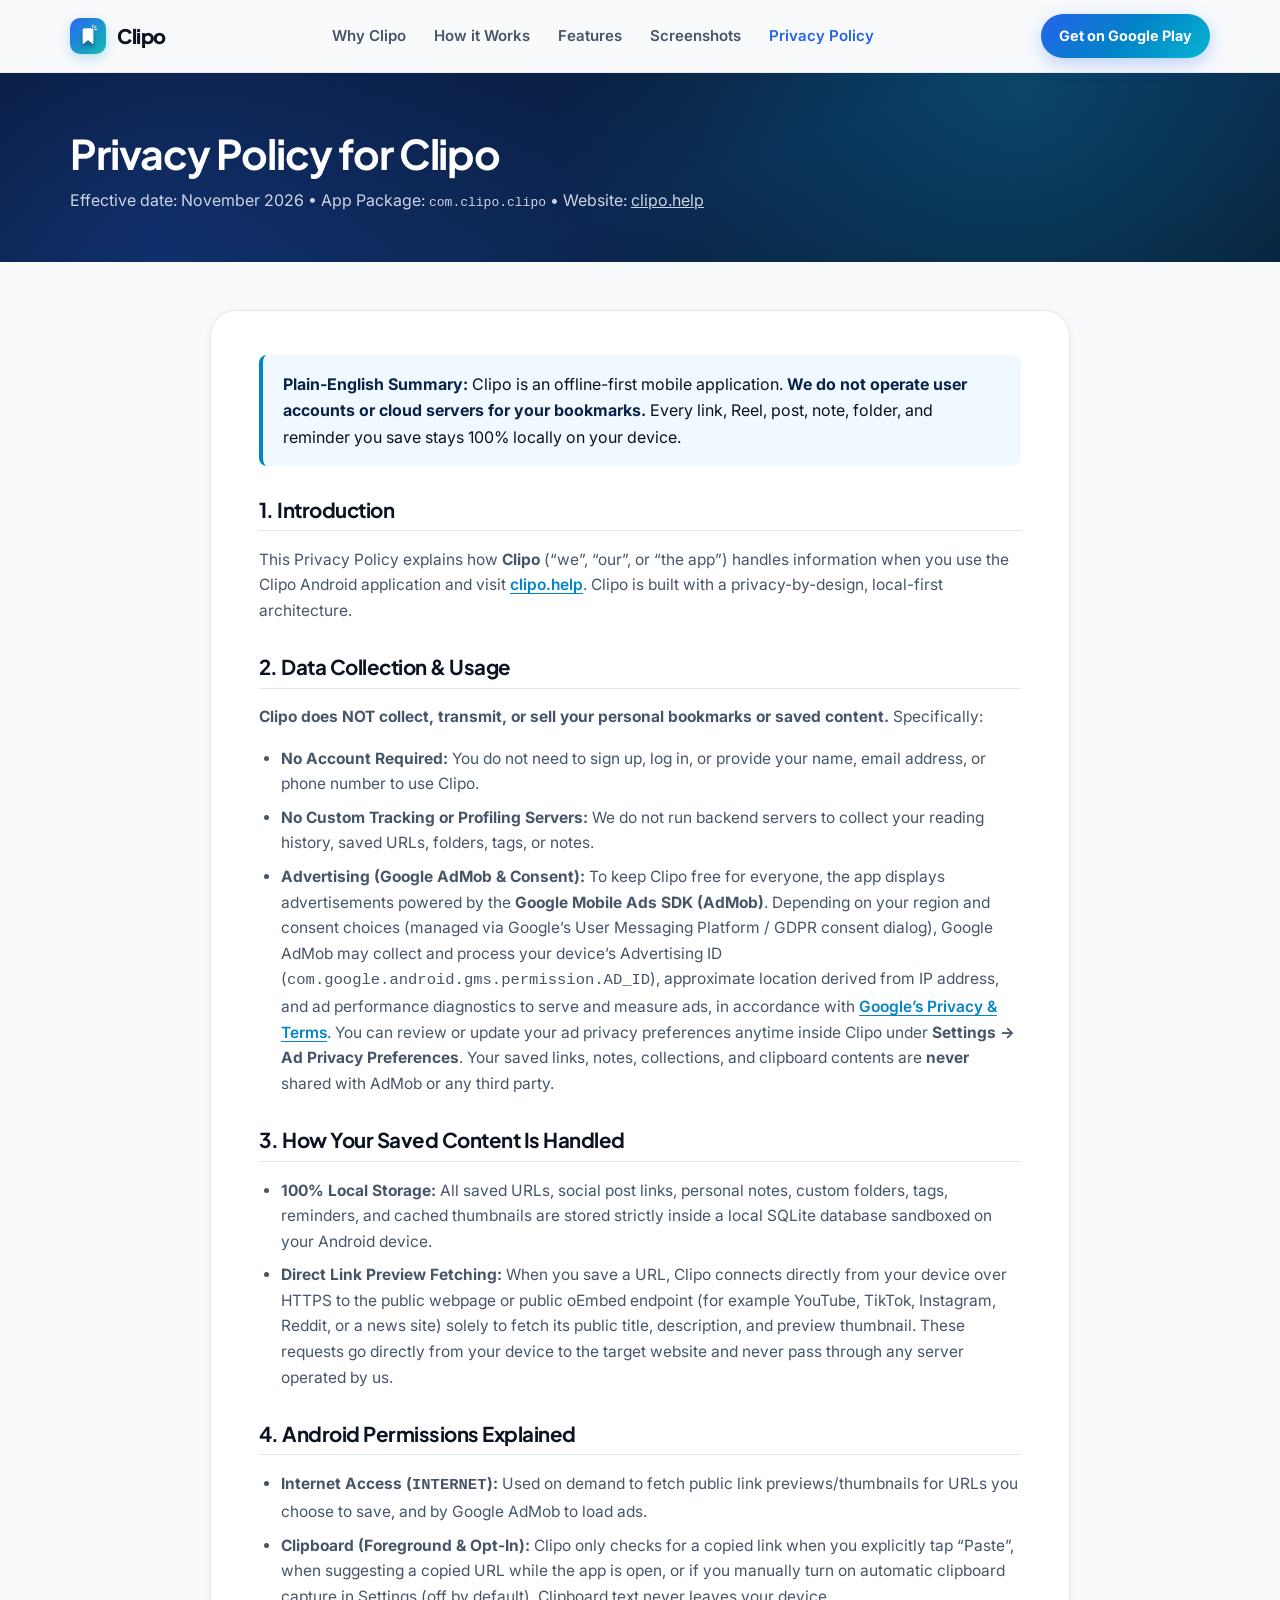
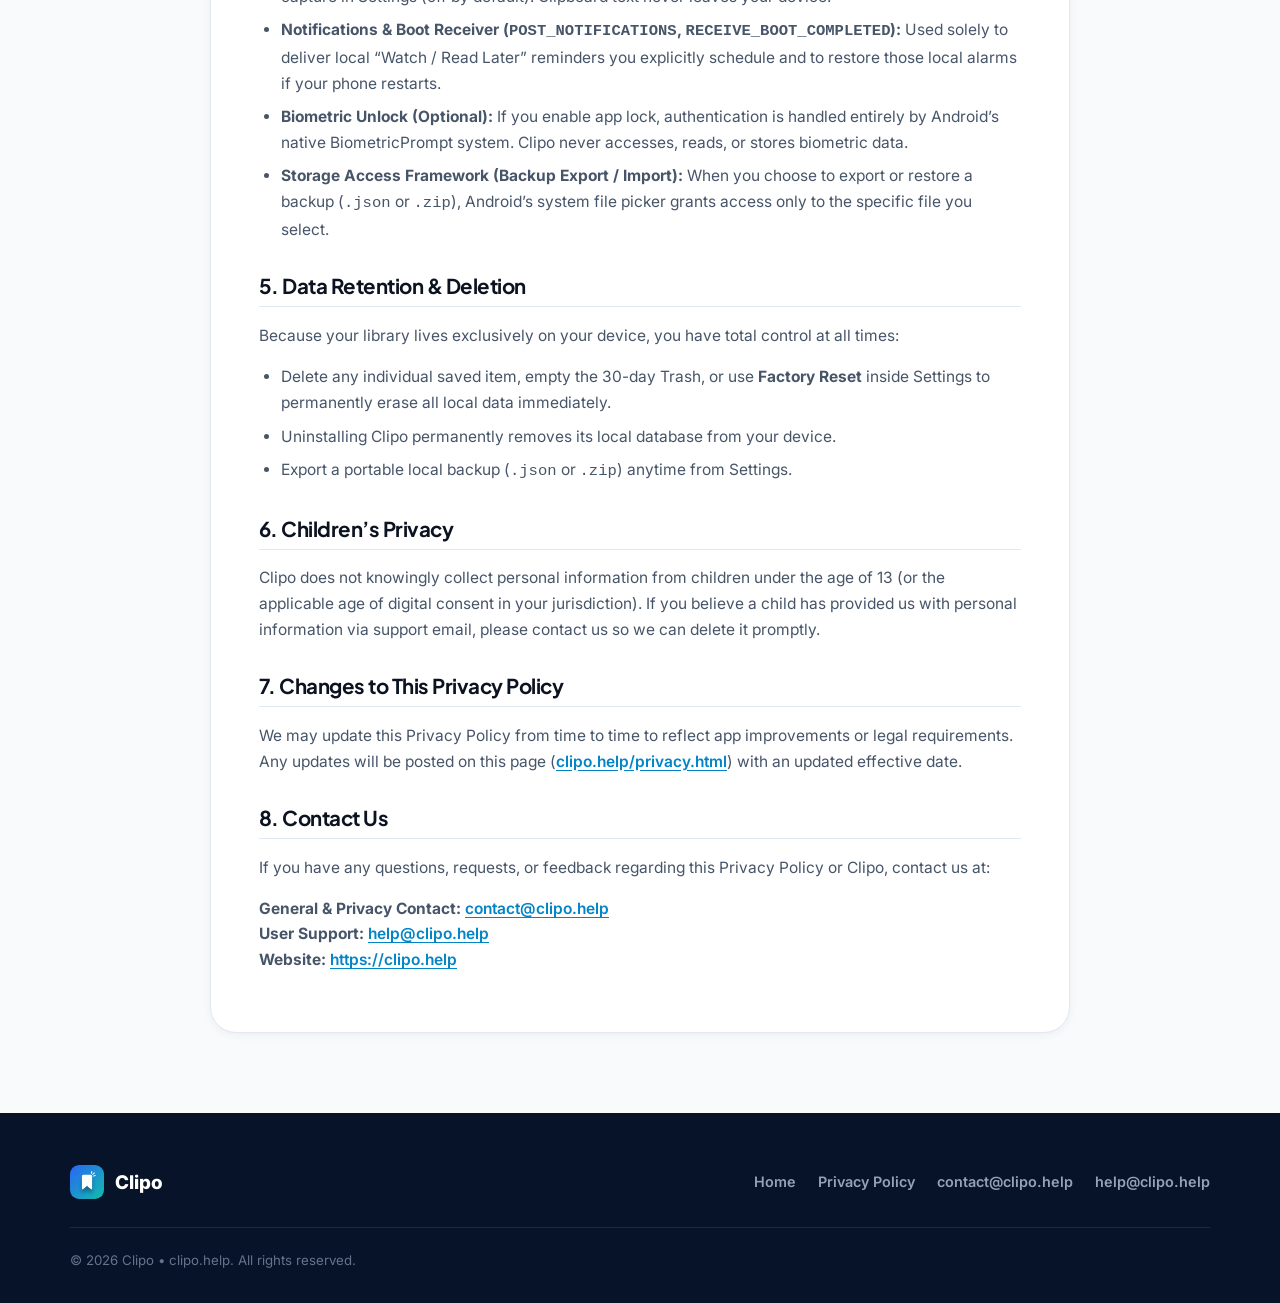
<file: privacy.html>
<!DOCTYPE html>
<html lang="en">
<head>
  <meta charset="UTF-8" />
  <meta name="viewport" content="width=device-width, initial-scale=1.0" />
  <title>Privacy Policy for Clipo — clipo.help</title>
  <meta name="description" content="Official Privacy Policy for Clipo (com.clipo.clipo). Offline-first bookmark &amp; Reel organizer with 100% local storage, no account required, and transparent Google AdMob disclosure." />
  <link rel="canonical" href="https://clipo.help/privacy.html" />
  <link rel="icon" type="image/png" href="assets/icon.png" />
  <link rel="apple-touch-icon" href="assets/icon.png" />
  <link rel="preconnect" href="https://fonts.googleapis.com" />
  <link rel="preconnect" href="https://fonts.gstatic.com" crossorigin />
  <link href="https://fonts.googleapis.com/css2?family=Inter:wght@400;500;600;700&family=Plus+Jakarta+Sans:wght@700;800&display=swap" rel="stylesheet" />
  <link rel="stylesheet" href="styles.css" />
</head>
<body>
  <header class="site-header">
    <div class="container nav-wrap">
      <a class="brand-link" href="./">
        <img src="assets/icon.png" alt="Clipo app icon" width="36" height="36" />
        <span class="brand-name">Clipo</span>
      </a>

      <nav class="nav-links" aria-label="Main navigation">
        <a href="./#moments">Why Clipo</a>
        <a href="./#how-it-works">How it Works</a>
        <a href="./#features">Features</a>
        <a href="./#screenshots">Screenshots</a>
        <a href="privacy.html" style="color: var(--brand-blue);">Privacy Policy</a>
      </nav>

      <a class="nav-cta nav-cta-desktop" href="https://play.google.com/store/apps/details?id=com.clipo.clipo&amp;pcampaignid=web_share" target="_blank" rel="noopener">
        Get on Google Play
      </a>
    </div>
  </header>

  <section class="doc-hero">
    <div class="container">
      <h1>Privacy Policy for Clipo</h1>
      <p>Effective date: November 2026 &bull; App Package: <code>com.clipo.clipo</code> &bull; Website: <a href="https://clipo.help" style="text-decoration: underline;">clipo.help</a></p>
    </div>
  </section>

  <main class="doc-main">
    <div class="container">
      <article class="doc-card">
        <div class="doc-highlight">
          <strong>Plain-English Summary:</strong> Clipo is an offline-first mobile application. <strong>We do not operate user accounts or cloud servers for your bookmarks.</strong> Every link, Reel, post, note, folder, and reminder you save stays 100% locally on your device.
        </div>

        <h2>1. Introduction</h2>
        <p>
          This Privacy Policy explains how <strong>Clipo</strong> (&ldquo;we&rdquo;, &ldquo;our&rdquo;, or &ldquo;the app&rdquo;) handles information when you use the Clipo Android application and visit <a href="https://clipo.help">clipo.help</a>. Clipo is built with a privacy-by-design, local-first architecture.
        </p>

        <h2>2. Data Collection &amp; Usage</h2>
        <p><strong>Clipo does NOT collect, transmit, or sell your personal bookmarks or saved content.</strong> Specifically:</p>
        <ul>
          <li><strong>No Account Required:</strong> You do not need to sign up, log in, or provide your name, email address, or phone number to use Clipo.</li>
          <li><strong>No Custom Tracking or Profiling Servers:</strong> We do not run backend servers to collect your reading history, saved URLs, folders, tags, or notes.</li>
          <li><strong>Advertising (Google AdMob &amp; Consent):</strong> To keep Clipo free for everyone, the app displays advertisements powered by the <strong>Google Mobile Ads SDK (AdMob)</strong>. Depending on your region and consent choices (managed via Google&rsquo;s User Messaging Platform / GDPR consent dialog), Google AdMob may collect and process your device&rsquo;s Advertising ID (<code>com.google.android.gms.permission.AD_ID</code>), approximate location derived from IP address, and ad performance diagnostics to serve and measure ads, in accordance with <a href="https://policies.google.com/technologies/ads" target="_blank" rel="noopener">Google&rsquo;s Privacy &amp; Terms</a>. You can review or update your ad privacy preferences anytime inside Clipo under <strong>Settings &rarr; Ad Privacy Preferences</strong>. Your saved links, notes, collections, and clipboard contents are <strong>never</strong> shared with AdMob or any third party.</li>
        </ul>

        <h2>3. How Your Saved Content Is Handled</h2>
        <ul>
          <li><strong>100% Local Storage:</strong> All saved URLs, social post links, personal notes, custom folders, tags, reminders, and cached thumbnails are stored strictly inside a local SQLite database sandboxed on your Android device.</li>
          <li><strong>Direct Link Preview Fetching:</strong> When you save a URL, Clipo connects directly from your device over HTTPS to the public webpage or public oEmbed endpoint (for example YouTube, TikTok, Instagram, Reddit, or a news site) solely to fetch its public title, description, and preview thumbnail. These requests go directly from your device to the target website and never pass through any server operated by us.</li>
        </ul>

        <h2>4. Android Permissions Explained</h2>
        <ul>
          <li><strong>Internet Access (<code>INTERNET</code>):</strong> Used on demand to fetch public link previews/thumbnails for URLs you choose to save, and by Google AdMob to load ads.</li>
          <li><strong>Clipboard (Foreground &amp; Opt-In):</strong> Clipo only checks for a copied link when you explicitly tap &ldquo;Paste&rdquo;, when suggesting a copied URL while the app is open, or if you manually turn on automatic clipboard capture in Settings (off by default). Clipboard text never leaves your device.</li>
          <li><strong>Notifications &amp; Boot Receiver (<code>POST_NOTIFICATIONS</code>, <code>RECEIVE_BOOT_COMPLETED</code>):</strong> Used solely to deliver local &ldquo;Watch / Read Later&rdquo; reminders you explicitly schedule and to restore those local alarms if your phone restarts.</li>
          <li><strong>Biometric Unlock (Optional):</strong> If you enable app lock, authentication is handled entirely by Android&rsquo;s native BiometricPrompt system. Clipo never accesses, reads, or stores biometric data.</li>
          <li><strong>Storage Access Framework (Backup Export / Import):</strong> When you choose to export or restore a backup (<code>.json</code> or <code>.zip</code>), Android&rsquo;s system file picker grants access only to the specific file you select.</li>
        </ul>

        <h2>5. Data Retention &amp; Deletion</h2>
        <p>Because your library lives exclusively on your device, you have total control at all times:</p>
        <ul>
          <li>Delete any individual saved item, empty the 30-day Trash, or use <strong>Factory Reset</strong> inside Settings to permanently erase all local data immediately.</li>
          <li>Uninstalling Clipo permanently removes its local database from your device.</li>
          <li>Export a portable local backup (<code>.json</code> or <code>.zip</code>) anytime from Settings.</li>
        </ul>

        <h2>6. Children&rsquo;s Privacy</h2>
        <p>
          Clipo does not knowingly collect personal information from children under the age of 13 (or the applicable age of digital consent in your jurisdiction). If you believe a child has provided us with personal information via support email, please contact us so we can delete it promptly.
        </p>

        <h2>7. Changes to This Privacy Policy</h2>
        <p>
          We may update this Privacy Policy from time to time to reflect app improvements or legal requirements. Any updates will be posted on this page (<a href="https://clipo.help/privacy.html">clipo.help/privacy.html</a>) with an updated effective date.
        </p>

        <h2>8. Contact Us</h2>
        <p>If you have any questions, requests, or feedback regarding this Privacy Policy or Clipo, contact us at:</p>
        <p>
          <strong>General &amp; Privacy Contact:</strong> <a href="mailto:contact@clipo.help">contact@clipo.help</a><br />
          <strong>User Support:</strong> <a href="mailto:help@clipo.help">help@clipo.help</a><br />
          <strong>Website:</strong> <a href="https://clipo.help">https://clipo.help</a>
        </p>
      </article>
    </div>
  </main>

  <footer class="site-footer">
    <div class="container">
      <div class="footer-top">
        <a class="footer-brand" href="./">
          <img src="assets/icon.png" alt="Clipo logo" width="34" height="34" />
          <span>Clipo</span>
        </a>
        <div class="footer-links">
          <a href="./">Home</a>
          <a href="privacy.html">Privacy Policy</a>
          <a href="mailto:contact@clipo.help">contact@clipo.help</a>
          <a href="mailto:help@clipo.help">help@clipo.help</a>
        </div>
      </div>
      <div class="footer-bottom">
        <span>&copy; 2026 Clipo &bull; clipo.help. All rights reserved.</span>
      </div>
    </div>
  </footer>
</body>
</html>
</file>
<file: styles.css>
:root {
  --bg: #f8fafc;
  --surface: #ffffff;
  --surface-alt: #f1f5f9;
  --ink: #0b1220;
  --ink-muted: #475569;
  --ink-soft: #64748b;
  --border: #e2e8f0;
  --brand-blue: #2563eb;
  --brand-azure: #0284c7;
  --brand-teal: #06b6d4;
  --brand-mint: #14b8a6;
  --navy-950: #061329;
  --navy-900: #0b2249;
  --navy-800: #112d5e;
  --radius-sm: 12px;
  --radius-md: 18px;
  --radius-lg: 26px;
  --shadow-sm: 0 2px 10px rgba(15, 23, 42, 0.05);
  --shadow-md: 0 12px 32px rgba(15, 23, 42, 0.08);
  --shadow-lg: 0 24px 60px rgba(6, 19, 41, 0.18);
  --gradient-brand: linear-gradient(135deg, #2563eb 0%, #0284c7 52%, #06b6d4 100%);
  --gradient-navy: radial-gradient(circle at 80% 10%, rgba(6, 182, 212, 0.24), transparent 45%),
                   radial-gradient(circle at 12% 85%, rgba(37, 99, 235, 0.26), transparent 48%),
                   linear-gradient(160deg, #061329 0%, #0b2249 55%, #081833 100%);
}

*,
*::before,
*::after {
  box-sizing: border-box;
}

html {
  scroll-behavior: smooth;
  -webkit-text-size-adjust: 100%;
}

body {
  margin: 0;
  font-family: "Inter", -apple-system, BlinkMacSystemFont, "Segoe UI", Roboto, Helvetica, Arial, sans-serif;
  color: var(--ink);
  background: var(--bg);
  line-height: 1.65;
  overflow-x: hidden;
}

h1, h2, h3, h4, .brand-name {
  font-family: "Plus Jakarta Sans", "Inter", -apple-system, BlinkMacSystemFont, "Segoe UI", sans-serif;
  letter-spacing: -0.025em;
  line-height: 1.18;
  margin-top: 0;
}

img {
  max-width: 100%;
  display: block;
}

a {
  color: inherit;
  text-decoration: none;
}

.container {
  width: min(1140px, 92%);
  margin: 0 auto;
}

/* Header */
.site-header {
  position: sticky;
  top: 0;
  z-index: 100;
  background: rgba(248, 250, 252, 0.84);
  backdrop-filter: blur(16px);
  -webkit-backdrop-filter: blur(16px);
  border-bottom: 1px solid rgba(226, 232, 240, 0.8);
}

.nav-wrap {
  display: flex;
  align-items: center;
  justify-content: space-between;
  gap: 20px;
  height: 72px;
}

.brand-link {
  display: inline-flex;
  align-items: center;
  gap: 11px;
  font-weight: 800;
  font-size: 1.25rem;
  color: var(--ink);
}

.brand-link img {
  width: 36px;
  height: 36px;
  border-radius: 10px;
  box-shadow: 0 4px 12px rgba(2, 132, 199, 0.25);
}

.nav-links {
  display: flex;
  align-items: center;
  gap: 28px;
  font-size: 0.94rem;
  font-weight: 600;
  color: var(--ink-muted);
}

.nav-links a {
  transition: color 0.18s ease;
}

.nav-links a:hover {
  color: var(--brand-blue);
}

.nav-cta {
  display: inline-flex;
  align-items: center;
  gap: 8px;
  background: var(--gradient-brand);
  color: #ffffff;
  font-weight: 700;
  font-size: 0.9rem;
  padding: 10px 18px;
  border-radius: 999px;
  box-shadow: 0 6px 18px rgba(37, 99, 235, 0.28);
  transition: transform 0.18s ease, box-shadow 0.18s ease;
}

.nav-cta:hover {
  transform: translateY(-1px);
  box-shadow: 0 10px 24px rgba(37, 99, 235, 0.34);
}

.menu-toggle {
  display: none;
  background: transparent;
  border: 1px solid var(--border);
  border-radius: 10px;
  width: 42px;
  height: 42px;
  align-items: center;
  justify-content: center;
  cursor: pointer;
  color: var(--ink);
}

/* Hero */
.hero {
  background: var(--gradient-navy);
  color: #ffffff;
  padding: 72px 0 88px;
  position: relative;
  overflow: hidden;
}

.hero-grid {
  display: grid;
  grid-template-columns: 1.12fr 0.88fr;
  gap: 48px;
  align-items: center;
}

.eyebrow {
  display: inline-flex;
  align-items: center;
  gap: 8px;
  background: rgba(255, 255, 255, 0.1);
  border: 1px solid rgba(255, 255, 255, 0.18);
  color: #bae6fd;
  padding: 6px 14px;
  border-radius: 999px;
  font-size: 0.84rem;
  font-weight: 600;
  margin-bottom: 20px;
}

.eyebrow-dot {
  width: 8px;
  height: 8px;
  border-radius: 999px;
  background: #2dd4bf;
  box-shadow: 0 0 10px #2dd4bf;
}

.hero h1 {
  font-size: clamp(2.25rem, 4.2vw, 3.45rem);
  font-weight: 800;
  margin-bottom: 20px;
  color: #ffffff;
}

.text-gradient {
  background: linear-gradient(95deg, #60a5fa 0%, #38bdf8 48%, #2dd4bf 100%);
  -webkit-background-clip: text;
  background-clip: text;
  color: transparent;
}

.hero-sub {
  font-size: 1.1rem;
  color: #cbd5e1;
  max-width: 560px;
  margin: 0 0 30px;
}

.hero-actions {
  display: flex;
  flex-wrap: wrap;
  align-items: center;
  gap: 14px;
  margin-bottom: 28px;
}

.btn-play {
  display: inline-flex;
  align-items: center;
  gap: 12px;
  background: #ffffff;
  color: var(--navy-950);
  padding: 12px 22px;
  border-radius: 14px;
  font-weight: 700;
  box-shadow: 0 12px 30px rgba(0, 0, 0, 0.25);
  transition: transform 0.18s ease, box-shadow 0.18s ease;
}

.btn-play:hover {
  transform: translateY(-2px);
  box-shadow: 0 16px 36px rgba(6, 182, 212, 0.28);
}

.btn-play-meta {
  display: flex;
  flex-direction: column;
  line-height: 1.15;
  text-align: left;
}

.btn-play-small {
  font-size: 0.7rem;
  text-transform: uppercase;
  letter-spacing: 0.06em;
  color: #475569;
  font-weight: 700;
}

.btn-play-big {
  font-size: 1.05rem;
  font-weight: 800;
}

.btn-secondary {
  display: inline-flex;
  align-items: center;
  gap: 8px;
  padding: 14px 20px;
  border-radius: 14px;
  border: 1px solid rgba(255, 255, 255, 0.22);
  background: rgba(255, 255, 255, 0.06);
  color: #f8fafc;
  font-weight: 600;
  font-size: 0.96rem;
  transition: background 0.18s ease, border-color 0.18s ease;
}

.btn-secondary:hover {
  background: rgba(255, 255, 255, 0.13);
  border-color: rgba(255, 255, 255, 0.36);
}

.hero-trust {
  display: flex;
  flex-wrap: wrap;
  gap: 18px;
  font-size: 0.88rem;
  color: #94a3b8;
}

.hero-trust span {
  display: inline-flex;
  align-items: center;
  gap: 7px;
}

.hero-trust svg {
  color: #2dd4bf;
  flex-shrink: 0;
}

.hero-visual {
  position: relative;
  display: flex;
  flex-direction: column;
  align-items: center;
  gap: 14px;
}

.hero-card-frame {
  position: relative;
  width: min(350px, 100%);
  border-radius: 28px;
  overflow: hidden;
  border: 1px solid rgba(255, 255, 255, 0.18);
  box-shadow: 0 32px 72px rgba(0, 0, 0, 0.45), 0 0 0 1px rgba(56, 189, 248, 0.14);
  background: var(--navy-900);
}

.hero-card-frame img {
  width: 100%;
  height: auto;
}

.hero-pills {
  display: flex;
  flex-wrap: wrap;
  justify-content: center;
  gap: 10px;
}

.float-pill {
  display: inline-flex;
  align-items: center;
  gap: 7px;
  background: rgba(15, 23, 42, 0.78);
  backdrop-filter: blur(12px);
  border: 1px solid rgba(148, 163, 184, 0.28);
  color: #f8fafc;
  font-size: 0.82rem;
  font-weight: 600;
  padding: 8px 14px;
  border-radius: 999px;
  box-shadow: 0 10px 24px rgba(0, 0, 0, 0.24);
  white-space: nowrap;
}

/* Sections */
.section {
  padding: 84px 0;
}

.section-alt {
  background: var(--surface);
  border-top: 1px solid var(--border);
  border-bottom: 1px solid var(--border);
}

.section-header {
  text-align: center;
  max-width: 720px;
  margin: 0 auto 52px;
}

.section-tag {
  display: inline-block;
  font-size: 0.78rem;
  font-weight: 800;
  text-transform: uppercase;
  letter-spacing: 0.09em;
  color: var(--brand-azure);
  background: #e0f2fe;
  padding: 5px 12px;
  border-radius: 999px;
  margin-bottom: 14px;
}

.section-header h2 {
  font-size: clamp(1.75rem, 3vw, 2.5rem);
  font-weight: 800;
  margin-bottom: 14px;
  color: var(--ink);
}

.section-header p {
  margin: 0;
  font-size: 1.05rem;
  color: var(--ink-muted);
}

/* Everyday moments */
.moments-grid {
  display: grid;
  grid-template-columns: repeat(4, 1fr);
  gap: 20px;
}

.moment-card {
  background: var(--surface);
  border: 1px solid var(--border);
  border-radius: var(--radius-md);
  padding: 26px 22px;
  box-shadow: var(--shadow-sm);
  transition: transform 0.2s ease, box-shadow 0.2s ease, border-color 0.2s ease;
}

.moment-card:hover {
  transform: translateY(-4px);
  box-shadow: var(--shadow-md);
  border-color: #bae6fd;
}

.moment-icon {
  width: 48px;
  height: 48px;
  border-radius: 14px;
  display: inline-flex;
  align-items: center;
  justify-content: center;
  background: #eff6ff;
  color: var(--brand-blue);
  margin-bottom: 16px;
}

.moment-card h3 {
  font-size: 1.08rem;
  font-weight: 700;
  margin-bottom: 8px;
}

.moment-card p {
  margin: 0;
  font-size: 0.94rem;
  color: var(--ink-muted);
}

/* Platforms strip */
.platforms-box {
  margin-top: 38px;
  background: var(--surface);
  border: 1px solid var(--border);
  border-radius: var(--radius-md);
  padding: 24px 28px;
  text-align: center;
}

.platforms-label {
  font-size: 0.84rem;
  font-weight: 700;
  text-transform: uppercase;
  letter-spacing: 0.07em;
  color: var(--ink-soft);
  margin-bottom: 16px;
}

.platform-pills {
  display: flex;
  flex-wrap: wrap;
  justify-content: center;
  gap: 10px;
}

.platform-pill {
  background: var(--surface-alt);
  border: 1px solid var(--border);
  color: var(--ink);
  font-size: 0.88rem;
  font-weight: 600;
  padding: 7px 14px;
  border-radius: 999px;
}

/* How it works */
.how-visual {
  margin: 0 auto 38px;
  max-width: 960px;
  border-radius: var(--radius-lg);
  overflow: hidden;
  border: 1px solid var(--border);
  box-shadow: var(--shadow-md);
  background: #ffffff;
}

.how-visual img {
  width: 100%;
  height: auto;
}

.steps-grid {
  display: grid;
  grid-template-columns: repeat(3, 1fr);
  gap: 22px;
}

.step-card {
  background: var(--bg);
  border: 1px solid var(--border);
  border-radius: var(--radius-md);
  padding: 28px 24px;
}

.step-num {
  display: inline-flex;
  align-items: center;
  justify-content: center;
  width: 36px;
  height: 36px;
  border-radius: 10px;
  background: var(--gradient-brand);
  color: #ffffff;
  font-weight: 800;
  font-size: 0.92rem;
  margin-bottom: 14px;
}

.step-card h3 {
  font-size: 1.12rem;
  margin-bottom: 8px;
}

.step-card p {
  margin: 0;
  color: var(--ink-muted);
  font-size: 0.95rem;
}

/* Features grid */
.features-grid {
  display: grid;
  grid-template-columns: repeat(3, 1fr);
  gap: 22px;
}

.feature-card {
  background: var(--surface);
  border: 1px solid var(--border);
  border-radius: var(--radius-md);
  padding: 28px 24px;
  box-shadow: var(--shadow-sm);
  transition: transform 0.2s ease, box-shadow 0.2s ease;
}

.feature-card:hover {
  transform: translateY(-3px);
  box-shadow: var(--shadow-md);
}

.feature-icon {
  width: 44px;
  height: 44px;
  border-radius: 12px;
  display: inline-flex;
  align-items: center;
  justify-content: center;
  background: linear-gradient(135deg, rgba(37, 99, 235, 0.12), rgba(6, 182, 212, 0.14));
  color: var(--brand-azure);
  margin-bottom: 16px;
}

.feature-card h3 {
  font-size: 1.1rem;
  margin-bottom: 8px;
}

.feature-card p {
  margin: 0;
  font-size: 0.94rem;
  color: var(--ink-muted);
}

/* Screenshots gallery */
.gallery-grid {
  display: grid;
  grid-template-columns: repeat(3, 1fr);
  gap: 24px;
}

.shot-card {
  margin: 0;
  background: var(--surface);
  border: 1px solid var(--border);
  border-radius: 22px;
  overflow: hidden;
  box-shadow: var(--shadow-sm);
  cursor: zoom-in;
  display: flex;
  flex-direction: column;
  transition: transform 0.22s ease, box-shadow 0.22s ease;
}

.shot-card:hover {
  transform: translateY(-5px);
  box-shadow: var(--shadow-lg);
}

.shot-card img {
  width: 100%;
  height: auto;
  display: block;
  background: var(--navy-900);
}

.shot-caption {
  padding: 14px 16px;
  font-size: 0.9rem;
  font-weight: 700;
  color: var(--ink);
  text-align: center;
  border-top: 1px solid var(--border);
}

/* Privacy highlight banner */
.privacy-banner {
  background: var(--gradient-navy);
  color: #ffffff;
  border-radius: var(--radius-lg);
  padding: 52px 44px;
  display: grid;
  grid-template-columns: 1.2fr 0.8fr;
  gap: 36px;
  align-items: center;
  box-shadow: var(--shadow-lg);
}

.privacy-banner h2 {
  font-size: clamp(1.65rem, 2.8vw, 2.3rem);
  margin-bottom: 14px;
  color: #ffffff;
}

.privacy-banner p {
  color: #cbd5e1;
  margin: 0 0 22px;
  font-size: 1.02rem;
}

.privacy-list {
  list-style: none;
  padding: 0;
  margin: 0;
  display: grid;
  gap: 12px;
}

.privacy-list li {
  display: flex;
  align-items: flex-start;
  gap: 10px;
  background: rgba(255, 255, 255, 0.07);
  border: 1px solid rgba(255, 255, 255, 0.12);
  border-radius: 14px;
  padding: 13px 16px;
  font-size: 0.94rem;
  color: #e2e8f0;
}

.privacy-list svg {
  color: #2dd4bf;
  flex-shrink: 0;
  margin-top: 2px;
}

/* FAQ */
.faq-list {
  max-width: 780px;
  margin: 0 auto;
  display: grid;
  gap: 14px;
}

.faq-item {
  background: var(--surface);
  border: 1px solid var(--border);
  border-radius: var(--radius-sm);
  padding: 18px 22px;
  box-shadow: var(--shadow-sm);
}

.faq-item summary {
  font-weight: 700;
  font-size: 1.02rem;
  cursor: pointer;
  list-style: none;
  display: flex;
  align-items: center;
  justify-content: space-between;
  gap: 16px;
}

.faq-item summary::-webkit-details-marker {
  display: none;
}

.faq-item summary::after {
  content: "+";
  font-size: 1.35rem;
  font-weight: 600;
  color: var(--brand-azure);
  transition: transform 0.2s ease;
}

.faq-item[open] summary::after {
  content: "−";
}

.faq-item p {
  margin: 12px 0 0;
  color: var(--ink-muted);
  font-size: 0.95rem;
}

/* CTA banner */
.cta-box {
  text-align: center;
  background: linear-gradient(135deg, #eff6ff 0%, #ecfeff 100%);
  border: 1px solid #bae6fd;
  border-radius: var(--radius-lg);
  padding: 54px 28px;
}

.cta-box h2 {
  font-size: clamp(1.7rem, 3vw, 2.35rem);
  margin-bottom: 12px;
}

.cta-box p {
  max-width: 580px;
  margin: 0 auto 28px;
  color: var(--ink-muted);
  font-size: 1.04rem;
}

.cta-box .btn-play {
  background: var(--navy-950);
  color: #ffffff;
}

.cta-box .btn-play-small {
  color: #94a3b8;
}

/* Footer */
.site-footer {
  background: var(--navy-950);
  color: #94a3b8;
  padding: 52px 0 36px;
  font-size: 0.9rem;
}

.footer-top {
  display: flex;
  flex-wrap: wrap;
  justify-content: space-between;
  align-items: center;
  gap: 24px;
  padding-bottom: 28px;
  border-bottom: 1px solid rgba(148, 163, 184, 0.16);
}

.footer-brand {
  display: inline-flex;
  align-items: center;
  gap: 11px;
  color: #ffffff;
  font-weight: 800;
  font-size: 1.18rem;
}

.footer-brand img {
  width: 34px;
  height: 34px;
  border-radius: 9px;
}

.footer-links {
  display: flex;
  flex-wrap: wrap;
  gap: 22px;
  font-weight: 600;
}

.footer-links a:hover {
  color: #ffffff;
}

.footer-bottom {
  padding-top: 22px;
  display: flex;
  flex-direction: column;
  gap: 8px;
  font-size: 0.83rem;
  color: #64748b;
}

/* Lightbox */
.lightbox {
  position: fixed;
  inset: 0;
  z-index: 999;
  background: rgba(6, 19, 41, 0.9);
  backdrop-filter: blur(8px);
  display: none;
  align-items: center;
  justify-content: center;
  padding: 24px;
}

.lightbox.open {
  display: flex;
}

.lightbox img {
  max-height: 88vh;
  max-width: min(460px, 92vw);
  border-radius: 22px;
  box-shadow: 0 28px 80px rgba(0, 0, 0, 0.6);
}

.lightbox-close {
  position: fixed;
  top: 20px;
  right: 22px;
  width: 44px;
  height: 44px;
  border-radius: 999px;
  border: 1px solid rgba(255, 255, 255, 0.25);
  background: rgba(15, 23, 42, 0.8);
  color: #ffffff;
  font-size: 1.5rem;
  cursor: pointer;
  display: flex;
  align-items: center;
  justify-content: center;
}

/* Privacy Policy standalone page */
.doc-hero {
  background: var(--gradient-navy);
  color: #ffffff;
  padding: 56px 0 48px;
}

.doc-hero h1 {
  font-size: clamp(1.9rem, 3.2vw, 2.65rem);
  margin-bottom: 10px;
}

.doc-hero p {
  margin: 0;
  color: #cbd5e1;
}

.doc-main {
  padding: 48px 0 80px;
}

.doc-card {
  background: var(--surface);
  border: 1px solid var(--border);
  border-radius: var(--radius-lg);
  padding: 44px 48px;
  max-width: 860px;
  margin: 0 auto;
  box-shadow: var(--shadow-sm);
}

.doc-card h2 {
  font-size: 1.28rem;
  margin: 32px 0 12px;
  padding-bottom: 8px;
  border-bottom: 1px solid var(--border);
  color: var(--ink);
}

.doc-card p,
.doc-card li {
  color: var(--ink-muted);
  font-size: 0.97rem;
}

.doc-card ul {
  padding-left: 22px;
}

.doc-card li {
  margin-bottom: 8px;
}

.doc-card a {
  color: var(--brand-azure);
  font-weight: 600;
  text-decoration: underline;
  text-underline-offset: 3px;
}

.doc-highlight {
  background: #f0f9ff;
  border-left: 4px solid var(--brand-azure);
  padding: 16px 20px;
  border-radius: 8px;
  margin-bottom: 24px;
  color: var(--ink);
}

.doc-highlight strong {
  color: var(--navy-900);
}

/* Responsive */
@media (max-width: 980px) {
  .hero-grid,
  .privacy-banner {
    grid-template-columns: 1fr;
  }

  .hero {
    padding: 52px 0 68px;
  }

  .hero-visual {
    margin-top: 12px;
  }

  .moments-grid {
    grid-template-columns: repeat(2, 1fr);
  }

  .features-grid,
  .gallery-grid,
  .steps-grid {
    grid-template-columns: repeat(2, 1fr);
  }
}

@media (max-width: 720px) {
  .nav-links,
  .nav-cta-desktop {
    display: none;
  }

  .menu-toggle {
    display: inline-flex;
  }

  .mobile-menu {
    display: none;
    flex-direction: column;
    gap: 14px;
    padding: 16px 4% 22px;
    background: var(--surface);
    border-bottom: 1px solid var(--border);
    font-weight: 600;
  }

  .mobile-menu.open {
    display: flex;
  }

  .moments-grid,
  .features-grid,
  .gallery-grid,
  .steps-grid {
    grid-template-columns: 1fr;
  }

  .section {
    padding: 60px 0;
  }

  .privacy-banner,
  .doc-card {
    padding: 28px 22px;
  }
}

@media (min-width: 721px) {
  .mobile-menu {
    display: none !important;
  }
}
</file>
